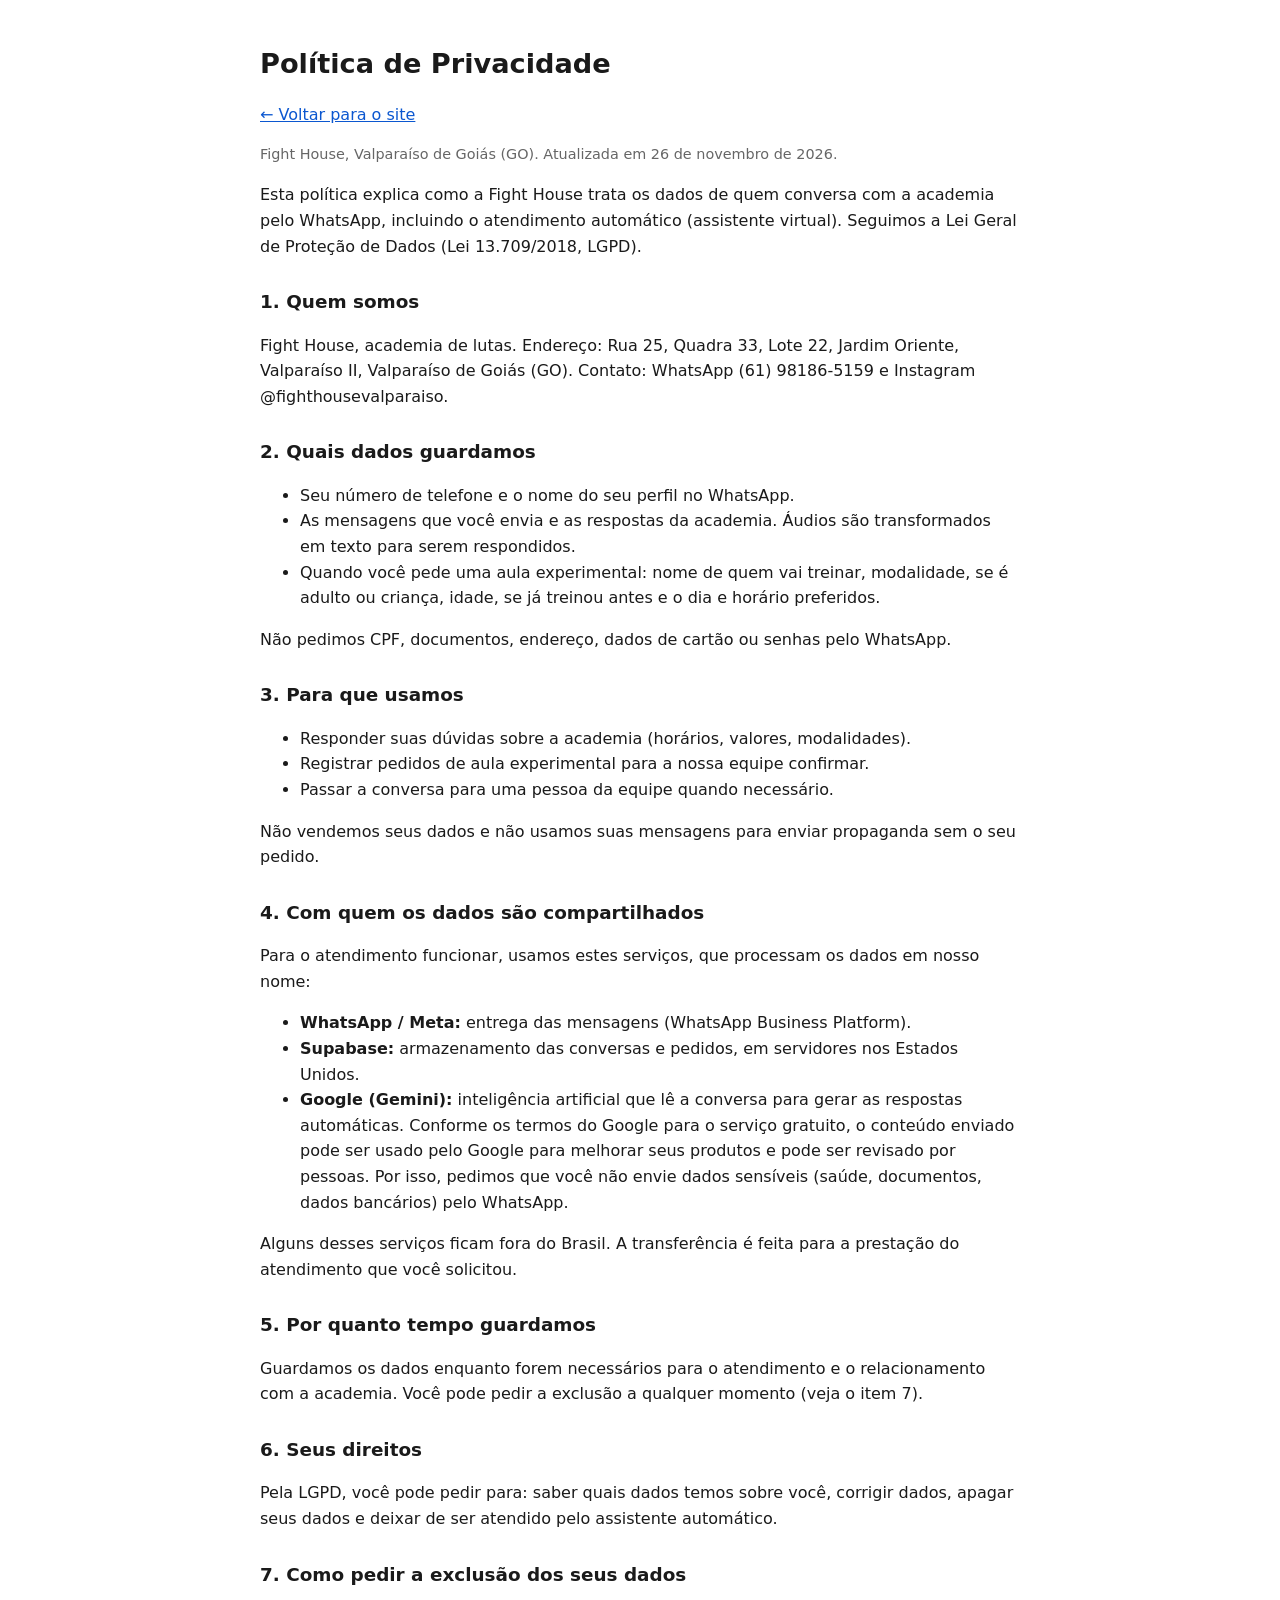
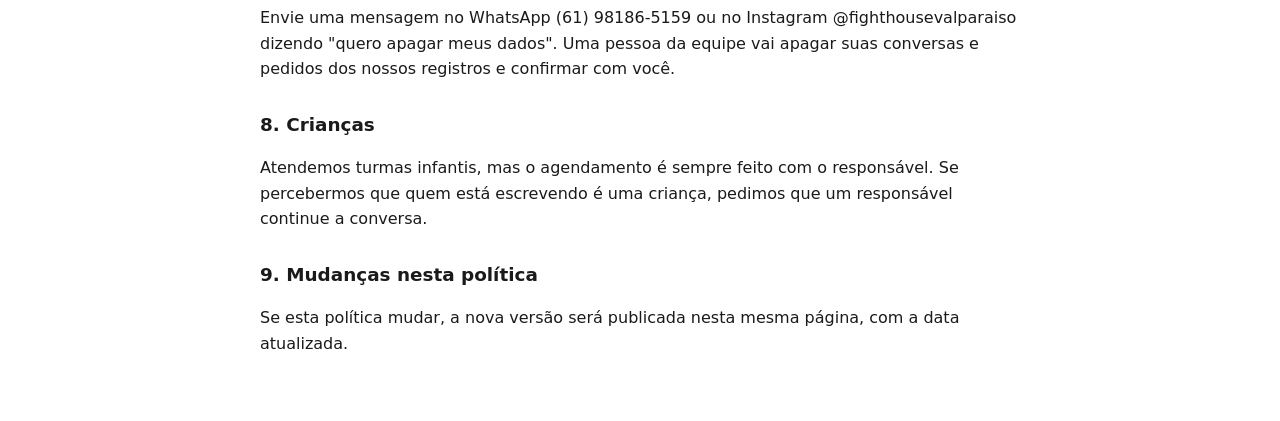
<file: public/politica-privacidade.html>
<!doctype html>
<html lang="pt-BR">
<head>
<meta charset="utf-8">
<meta name="viewport" content="width=device-width, initial-scale=1">
<title>Política de Privacidade | Fight House</title>
<style>
  body { font-family: system-ui, -apple-system, "Segoe UI", Roboto, sans-serif; max-width: 760px; margin: 0 auto; padding: 24px 16px 48px; line-height: 1.6; color: #1a1a1a; background: #fff; }
  h1 { font-size: 1.7rem; margin-bottom: 4px; }
  h2 { font-size: 1.15rem; margin-top: 28px; }
  .data { color: #666; font-size: .9rem; }
  a { color: #0b57d0; }
</style>
</head>
<body>
<h1>Política de Privacidade</h1>
<p><a href="/">← Voltar para o site</a></p>
<p class="data">Fight House, Valparaíso de Goiás (GO). Atualizada em 26 de novembro de 2026.</p>

<p>Esta política explica como a Fight House trata os dados de quem conversa com a academia pelo WhatsApp, incluindo o atendimento automático (assistente virtual). Seguimos a Lei Geral de Proteção de Dados (Lei 13.709/2018, LGPD).</p>

<h2>1. Quem somos</h2>
<p>Fight House, academia de lutas. Endereço: Rua 25, Quadra 33, Lote 22, Jardim Oriente, Valparaíso II, Valparaíso de Goiás (GO). Contato: WhatsApp (61) 98186-5159 e Instagram @fighthousevalparaiso.</p>

<h2>2. Quais dados guardamos</h2>
<ul>
  <li>Seu número de telefone e o nome do seu perfil no WhatsApp.</li>
  <li>As mensagens que você envia e as respostas da academia. Áudios são transformados em texto para serem respondidos.</li>
  <li>Quando você pede uma aula experimental: nome de quem vai treinar, modalidade, se é adulto ou criança, idade, se já treinou antes e o dia e horário preferidos.</li>
</ul>
<p>Não pedimos CPF, documentos, endereço, dados de cartão ou senhas pelo WhatsApp.</p>

<h2>3. Para que usamos</h2>
<ul>
  <li>Responder suas dúvidas sobre a academia (horários, valores, modalidades).</li>
  <li>Registrar pedidos de aula experimental para a nossa equipe confirmar.</li>
  <li>Passar a conversa para uma pessoa da equipe quando necessário.</li>
</ul>
<p>Não vendemos seus dados e não usamos suas mensagens para enviar propaganda sem o seu pedido.</p>

<h2>4. Com quem os dados são compartilhados</h2>
<p>Para o atendimento funcionar, usamos estes serviços, que processam os dados em nosso nome:</p>
<ul>
  <li><strong>WhatsApp / Meta:</strong> entrega das mensagens (WhatsApp Business Platform).</li>
  <li><strong>Supabase:</strong> armazenamento das conversas e pedidos, em servidores nos Estados Unidos.</li>
  <li><strong>Google (Gemini):</strong> inteligência artificial que lê a conversa para gerar as respostas automáticas. Conforme os termos do Google para o serviço gratuito, o conteúdo enviado pode ser usado pelo Google para melhorar seus produtos e pode ser revisado por pessoas. Por isso, pedimos que você não envie dados sensíveis (saúde, documentos, dados bancários) pelo WhatsApp.</li>
</ul>
<p>Alguns desses serviços ficam fora do Brasil. A transferência é feita para a prestação do atendimento que você solicitou.</p>

<h2>5. Por quanto tempo guardamos</h2>
<p>Guardamos os dados enquanto forem necessários para o atendimento e o relacionamento com a academia. Você pode pedir a exclusão a qualquer momento (veja o item 7).</p>

<h2>6. Seus direitos</h2>
<p>Pela LGPD, você pode pedir para: saber quais dados temos sobre você, corrigir dados, apagar seus dados e deixar de ser atendido pelo assistente automático.</p>

<h2>7. Como pedir a exclusão dos seus dados</h2>
<p>Envie uma mensagem no WhatsApp (61) 98186-5159 ou no Instagram @fighthousevalparaiso dizendo "quero apagar meus dados". Uma pessoa da equipe vai apagar suas conversas e pedidos dos nossos registros e confirmar com você.</p>

<h2>8. Crianças</h2>
<p>Atendemos turmas infantis, mas o agendamento é sempre feito com o responsável. Se percebermos que quem está escrevendo é uma criança, pedimos que um responsável continue a conversa.</p>

<h2>9. Mudanças nesta política</h2>
<p>Se esta política mudar, a nova versão será publicada nesta mesma página, com a data atualizada.</p>
</body>
</html>
</file>
